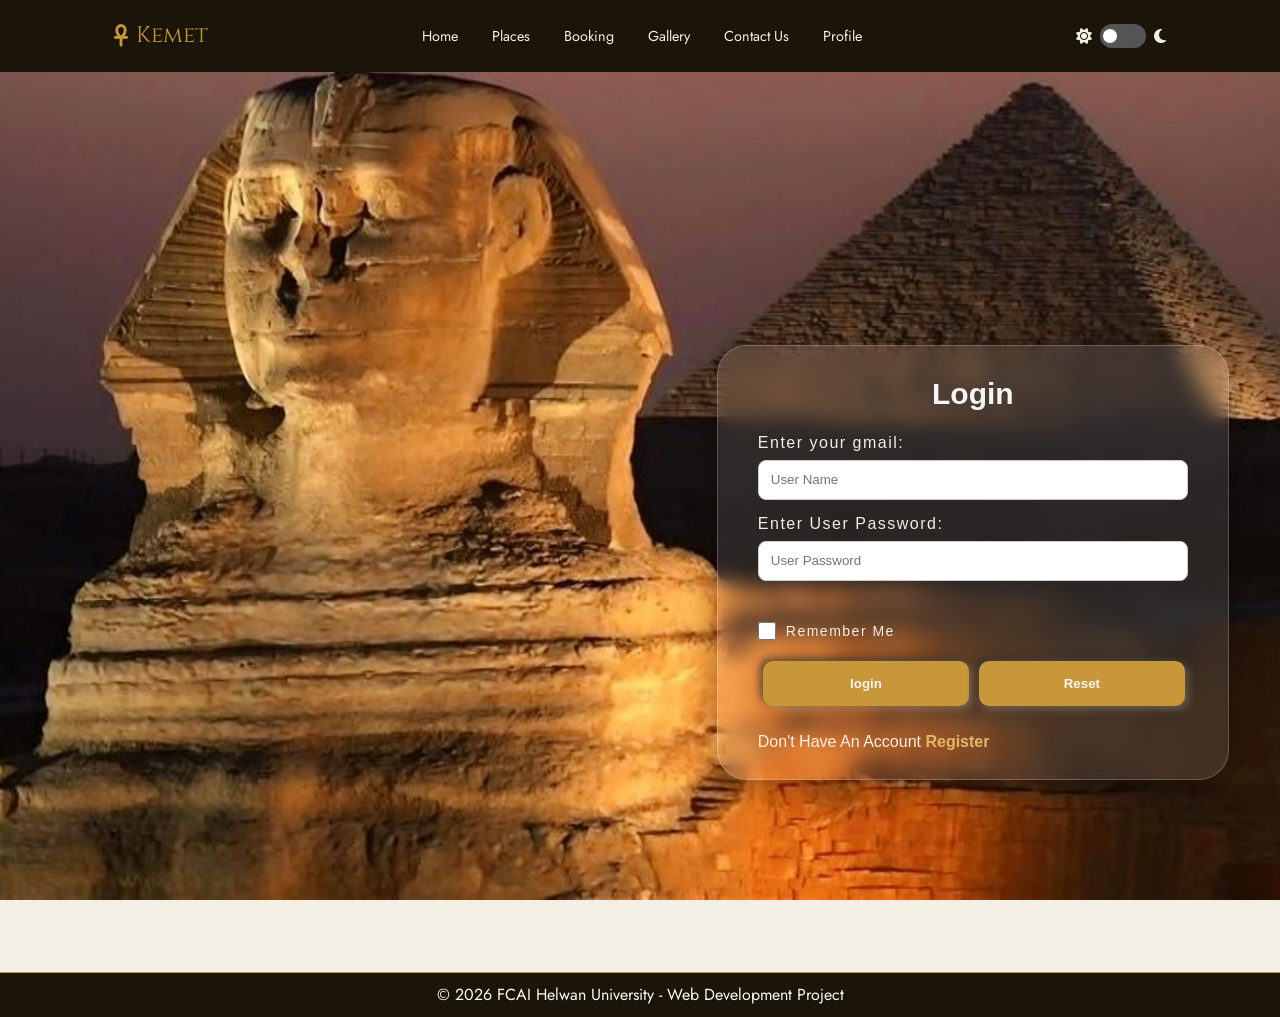
<file: index.html>
<!DOCTYPE html>
<html lang="en">
<head>
    <link rel="stylesheet" href="https://cdnjs.cloudflare.com/ajax/libs/font-awesome/6.5.0/css/all.min.css"/>
  <link href="https://fonts.googleapis.com/css2?family=Cinzel:wght@400;600;700&family=Cormorant+Garamond:ital,wght@0,300;0,400;0,500;1,300;1,400&family=Jost:wght@300;400;500&display=swap" rel="stylesheet"/>
  <link rel="stylesheet" href="./css/profile.css" />
    <meta charset="UTF-8" />
    <meta name="viewport" content="width=device-width, initial-scale=1.0" />
    <title>Log In</title>
<link rel="stylesheet" href="./css/sign-in.css">
</head>
<body>
    <header>
    <nav class="container profile-nav-inner">
      <div class="profile-nav-brand">
        <i class="fa-solid fa-ankh" ></i>
        <span>Kemet</span>
      </div>

      <ul class="profile-nav-links">
        <li><a href="home.html">Home</a></li>
        <li><a href="places.html">Places</a></li>
        <li><a href="booking.html">Booking</a></li>
        <li><a href="gallery.html">Gallery</a></li>
        <li><a href="contact.html">Contact Us</a></li>
        <li><a href="profile.html">Profile</a></li>
      </ul>

      <div class="profile-theme-toggle-wrap">
        <i class="fa-solid fa-sun" ></i>
        <label class="profile-toggle-switch">
          <input type="checkbox" id="profile-theme-toggle" aria-label="Toggle dark mode" />
          <span class="profile-slider"></span>
        </label>
        <i class="fa-solid fa-moon"></i>
        
      </div>
    </nav>
  </header>
    <div class="login-form">
        <div class="twoPages">
            <div class="main">
                <h2>Login</h2>
                <form action="" method="post" id="loginForm">
                    <label for="userName">Enter your gmail:</label>
                    <br>
                    <input type="text" name="" id="userName" placeholder="User Name" required>
                    <br>
                    <label for="userPass">Enter User Password:</label>
                    <br>
                    <input type="password" name="" id="userPass" placeholder="User Password" required>
                    <p id="error-msg" ></p>
                    <div class="remember-me">
                        <input type="checkbox" id="remember">
                        <label for="remember">Remember Me</label>
                    </div>
                    <button class="btn" type="submit">login</button>
                    <button class="btn" type="reset">Reset</button> 
                </form>
                <br>
                <p class="account">Don't Have An Account <a href="sign-up.html">Register</a></p>
            </div>

        </div> 
    
    <script src="./js/sign-in.js"></script>
    <script src="./js/profile.js"></script>
    </div>
    <footer>
        <div class="footer-contentt">
            <p>&copy; 2026 FCAI Helwan University - Web Development Project</p>
        </div>
    </footer>
</body>

</html>
</file>
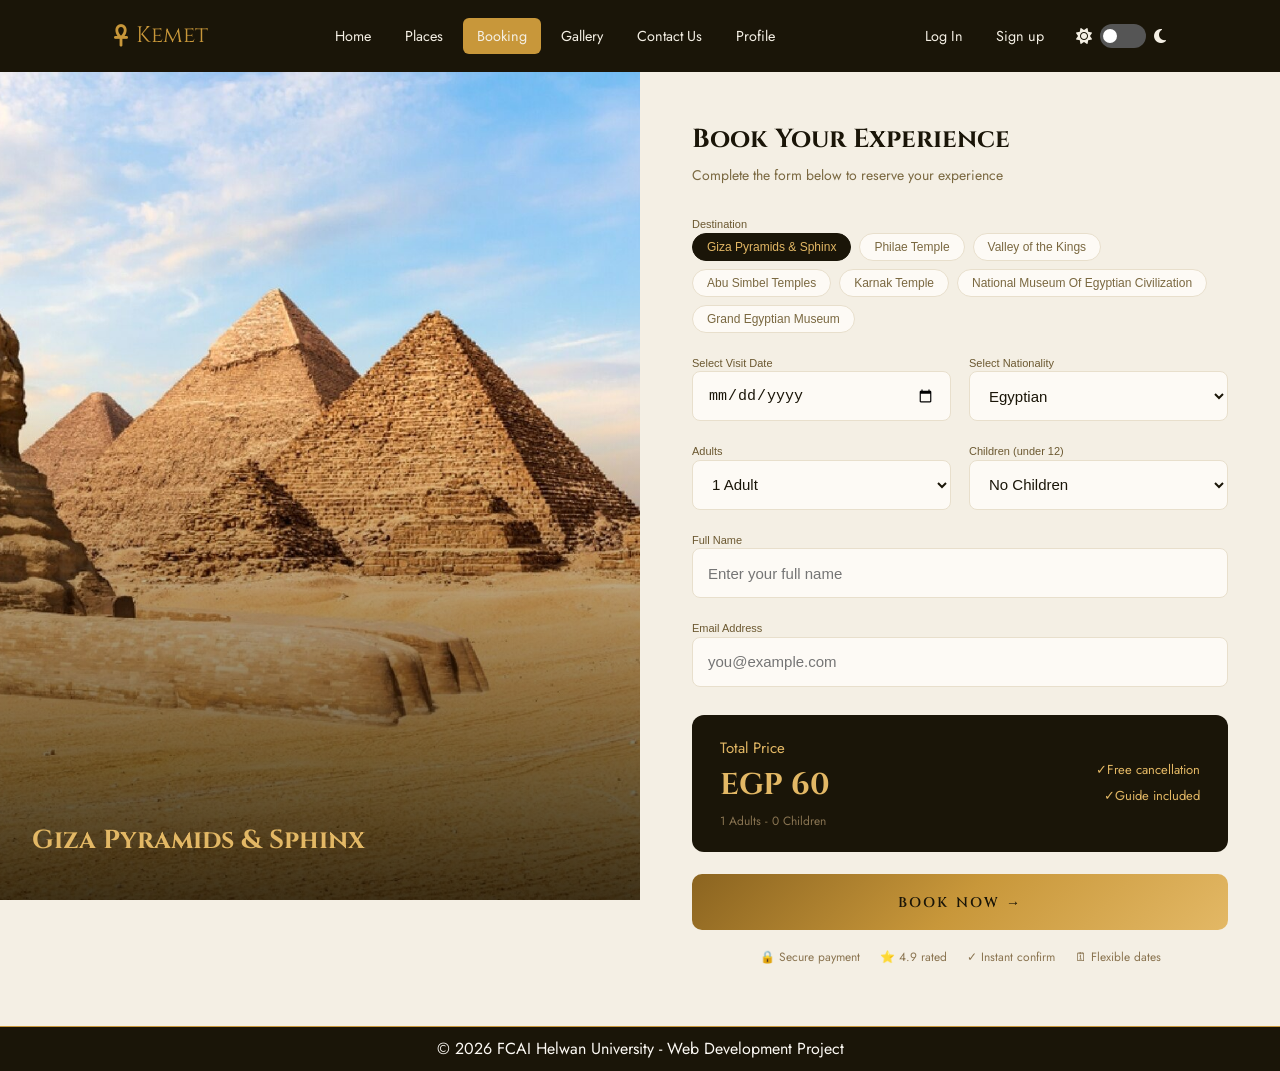
<file: booking.html>
<!DOCTYPE html>
<html lang="en">
<head>
<meta charset="UTF-8">
<meta name="viewport" content="width=device-width, initial-scale=1.0">
<title>Kemet - Booking</title>
<link href="https://fonts.googleapis.com/css2?family=Cinzel:wght@400;600;700&family=Jost:wght@300;400;500&display=swap" rel="stylesheet">
<link rel="stylesheet" href="./css/styleeee.css">
  <link rel="stylesheet" href="https://cdnjs.cloudflare.com/ajax/libs/font-awesome/6.5.0/css/all.min.css"/>
  <link rel="stylesheet" href="./css/profile.css" />
</head>
<body>

<header>
    <nav class="container profile-nav-inner">
      <div class="profile-nav-brand">
        <i class="fa-solid fa-ankh"></i>
        <span>Kemet</span>
      </div>

      <ul class="profile-nav-links">
        <li><a href="home.html">Home</a></li>
        <li><a href="places.html">Places</a></li>
        <li><a href="booking.html" class="active">Booking</a></li>
        <li><a href="gallery.html">Gallery</a></li>
        <li><a href="contact.html">Contact Us</a></li>
        <li><a href="profile.html" >Profile</a></li>
      </ul>
      <div class="profile-theme-toggle-wrap">
        <div class="signin">
      <a href="./index.html">Log In</a>
      <a href="./sign-up.html">Sign up</a>

    </div>
      <div class="profile-theme-toggle-wrap">

        <i class="fa-solid fa-sun"></i>
        <label class="profile-toggle-switch">
          <input type="checkbox" id="profile-theme-toggle" aria-label="Toggle dark mode" />
          <span class="profile-slider"></span>
        </label>
        <i class="fa-solid fa-moon"></i>
        
      </div>
    </nav>
  </header>

<div class="page">

  <div class="panel-left">
    <img class="destination-image" id="destImg" src="" alt="Destination">
    <div class="left-overlay"></div>
    <div class="rating-badge">⭐ 4.9 · Expert Guided</div>
    <div class="left-caption">
      <h2 id="captionTitle">Giza Pyramids &amp; Sphinx</h2>
    </div>
  </div>

  <div class="panel-right">
    <div class="form-header">
      <h1>Book Your Experience</h1>
      <p>Complete the form below to reserve your experience</p>
    </div>

    <div class="field">
      <label>Destination</label>
      <div class="dest-tabs" id="destTabs"></div>
    </div>

    <div class="field-row">
      <div class="field">
        <label>Select Visit Date</label>
        <input type="date" id="Date">
      </div>
      <div class="field">
        <label>Select Nationality</label>
          <select id="nationality" onchange="updatePage()">
            <option value="egyptian">Egyptian</option>
            <option value="arab">Arab</option>
            <option value="foreign">Foreign</option>
          </select>
      </div>
    </div>

    <div class="field-row">
      <div class="field">
        <label>Adults</label>
          <select id="adults" onchange="updatePage()">
            <option value="1">1 Adult</option>
            <option value="2">2 Adults</option>
            <option value="3">3 Adults</option>
            <option value="4">4 Adults</option>
            <option value="5">5 Adults</option>
            <option value="6">6 Adults</option>
            <option value="7">7 Adults</option>
            <option value="8">8 Adults</option>
          </select>
      </div>
      <div class="field">
        <label>Children (under 12)</label>
          <select id="children" onchange="updatePage()">
            <option value="0">No Children</option>
            <option value="1">1 Child</option>
            <option value="2">2 Children</option>
            <option value="3">3 Children</option>
            <option value="4">4 Children</option>
            <option value="5">5 Children</option>
          </select>
      </div>
    </div>

    <div class="field">
      <label>Full Name</label>
      <input type="text" id="fullName" placeholder="Enter your full name">
    </div>
    <div class="field">
      <label>Email Address</label>
      <input type="email" id="email" placeholder="you@example.com">
    </div>

    <div class="price-box">
      <div class="price-left">
        <div class="price-label">Total Price</div>
        <div class="price-value" id="totalPrice"></div>
        <div class="prinfo" id="prinfo"></div>
      </div>
      <div class="price-right">
        <div>✓Free cancellation</div>
        <div>✓Guide included</div>
      </div>
    </div>

    <button class="btn-book" onclick="handleBook()">BOOK NOW →</button>

    <div class="trust-bar">
      <span>🔒 Secure payment</span>
      <span>⭐ 4.9 rated</span>
      <span>✓ Instant confirm</span>
      <span>🗓 Flexible dates</span>
    </div>
  </div>
</div>

<div class="bookedM" id="bookedM">Booking Confirmed!</div>
<footer>
        <div class="footer-contentt">
            <p>&copy; 2026 FCAI Helwan University - Web Development Project</p>
        </div>
    </footer>
</body>
<script src="./js/script.js"></script>
<script src="./js/profile.js"></script>

</html>
</file>
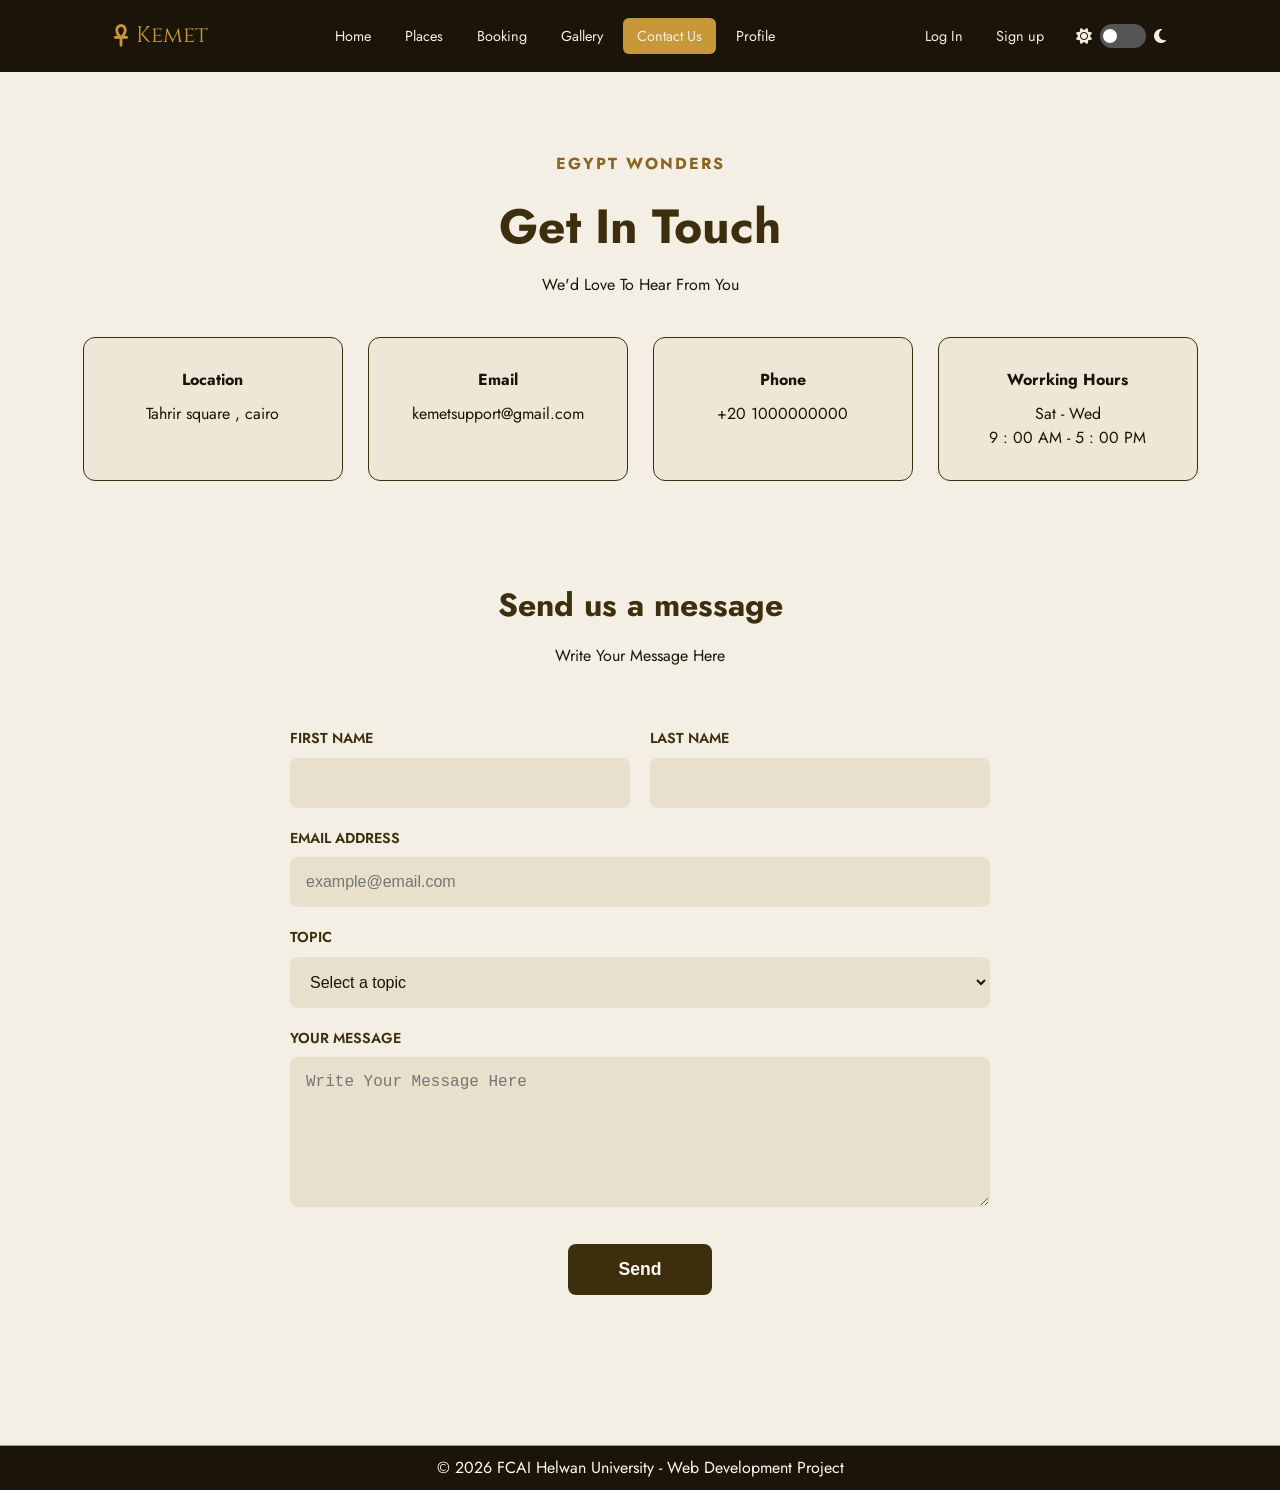
<file: contact.html>
<!DOCTYPE html>
<html lang="en" dir="ltr">
<head>
    <link rel="stylesheet" href="./css/contact.css">
    <meta charset="UTF-8">
    <meta name="viewport" content="width=device-width, initial-scale=1.0">
    <title>Kemet - Contact Us</title>
 <link rel="stylesheet" href="https://cdnjs.cloudflare.com/ajax/libs/font-awesome/6.5.0/css/all.min.css"/>
  <link href="https://fonts.googleapis.com/css2?family=Cinzel:wght@400;600;700&family=Cormorant+Garamond:ital,wght@0,300;0,400;0,500;1,300;1,400&family=Jost:wght@300;400;500&display=swap" rel="stylesheet"/>
  <link rel="stylesheet" href="./css/profile.css" />
</head>
<body>

<header>
    <nav class="container profile-nav-inner">
      <div class="profile-nav-brand">
        <i class="fa-solid fa-ankh"></i>
        <span>Kemet</span>
      </div>

      <ul class="profile-nav-links">
        <li><a href="home.html">Home</a></li>
        <li><a href="places.html">Places</a></li>
        <li><a href="booking.html">Booking</a></li>
        <li><a href="gallery.html">Gallery</a></li>
        <li><a href="contact.html" class="active">Contact Us</a></li>
        <li><a href="profile.html" >Profile</a></li>
      </ul>

      <div class="profile-theme-toggle-wrap">
        <div class="signin">
      <a href="./logIn.html">Log In</a>
      <a href="./sign-up.html">Sign up</a>

    </div>

      <div class="profile-theme-toggle-wrap">

        <i class="fa-solid fa-sun"></i>
        <label class="profile-toggle-switch">
          <input type="checkbox" id="profile-theme-toggle" aria-label="Toggle dark mode" />
          <span class="profile-slider"></span>
        </label>
        <i class="fa-solid fa-moon"></i>
        
      </div>
    </nav>
  </header>

    <div class="page">

        <section class="wel">
            <h4>Egypt Wonders</h4>
            <h1>Get In Touch</h1>
            <p>We'd Love To Hear From You</p>
        </section>

        <div>
            <div class="contact-boxes">
                <div class="box">
                    <h4>Location </h4>
                    <p>Tahrir square , cairo</p>
                </div>
                <div class="box">
                    <h4>Email </h4>
                    <p>kemetsupport@gmail.com</p>
                </div>
                <div class="box">
                    <h4>Phone </h4>
                    <p>+20 1000000000</p>
                </div>
                <div class="box">
                    <h4>Worrking Hours</h4>
                    <p>Sat - Wed</p>
                    <p>9 : 00 AM - 5 : 00 PM</p>
                </div>
            </div>

            <section class="message-section">
                <h2>Send us a message</h2>
                <p>Write Your Message Here</p>
                <form class="contact-form">
                    <div class="name-row">
                        <div>
                            <label>FIRST NAME</label>
                            <input type="text" placeholder="">
                        </div>
                        <div>
                            <label>LAST NAME</label>
                            <input type="text" placeholder="">
                        </div>
                    </div>

                    <label>EMAIL ADDRESS</label>
                    <input type="email" placeholder="example@email.com">

                    <label>TOPIC</label>
                    <select id="select">
                        <option value="">Select a topic</option>
                        <option value="Booking">Booking</option>
                        <option value="Information">Information</option>
                        <option value="Complaint">Complaint</option>
                    </select>

                    <label>YOUR MESSAGE</label>
                    <textarea placeholder="Write Your Message Here"></textarea>

                    <button type="submit">Send</button>
                </form>
            </section>
        </div>
        <script src="./js/contact.js"></script>
    <script src="./js/profile.js"></script>
    </div>
    <footer>
        <div class="footer-contentt">
            <p>&copy; 2026 FCAI Helwan University - Web Development Project</p>
        </div>
    </footer>
</body>

</html>
</file>
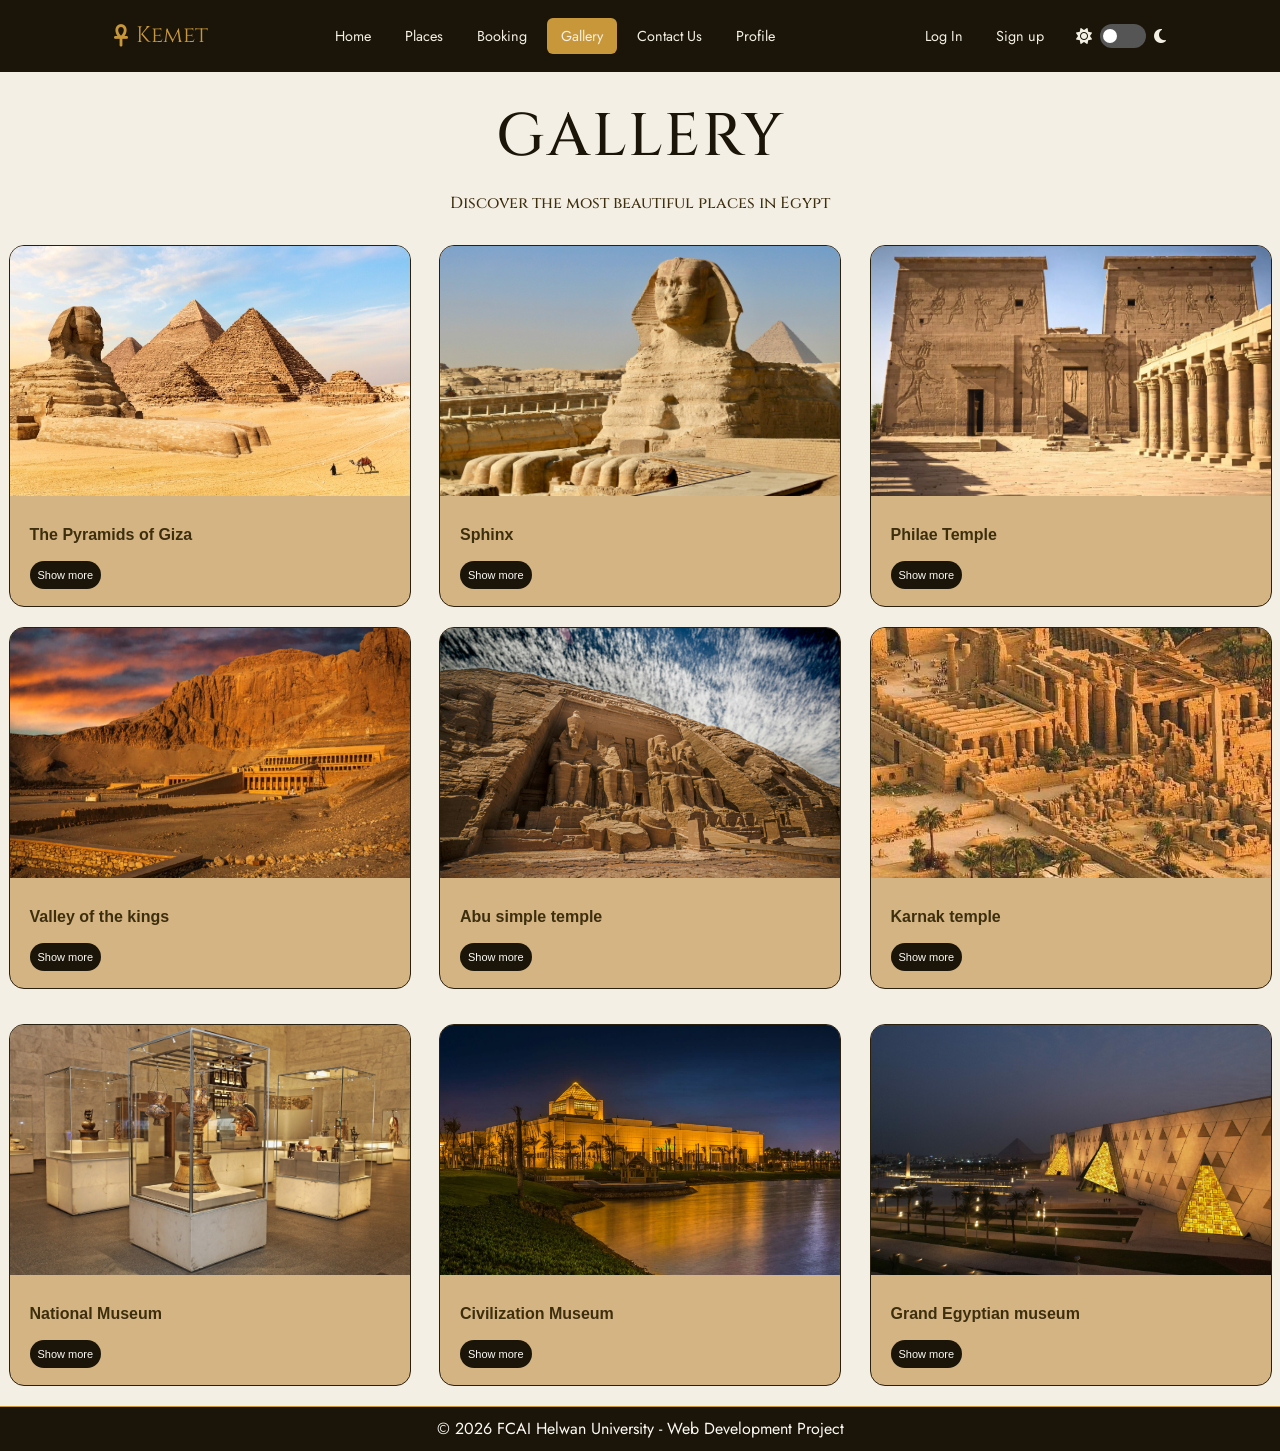
<file: gallery.html>
<!DOCTYPE html>
<html lang="en">

<head>
    <meta charset="UTF-8">
    <meta name="viewport" content="width=device-width, initial-scale=1.0">
    <title>Kemet - Gallery</title>
    <link rel="stylesheet" href="./css/gallerystyle.css">  
  <link rel="stylesheet" href="https://cdnjs.cloudflare.com/ajax/libs/font-awesome/6.5.0/css/all.min.css"/>
  <link href="https://fonts.googleapis.com/css2?family=Cinzel:wght@400;600;700&family=Cormorant+Garamond:ital,wght@0,300;0,400;0,500;1,300;1,400&family=Jost:wght@300;400;500&display=swap" rel="stylesheet"/>
  <link rel="stylesheet" href="css/profile.css" />
</head>

<body>
    <header>
    <nav class="container profile-nav-inner">
      <div class="profile-nav-brand">
        <i class="fa-solid fa-ankh"></i>
        <span>Kemet</span>
      </div>

      <ul class="profile-nav-links">
        <li><a href="home.html">Home</a></li>
        <li><a href="places.html">Places</a></li>
        <li><a href="booking.html" >Booking</a></li>
        <li><a href="gallery.html" class="active">Gallery</a></li>
        <li><a href="contact.html">Contact Us</a></li>
        <li><a href="profile.html" >Profile</a></li>
      </ul>

      <div class="profile-theme-toggle-wrap">
        <div class="signin">
      <a href="./index.html">Log In</a>
      <a href="./sign-up.html">Sign up</a>

    </div>

      <div class="profile-theme-toggle-wrap">

        <i class="fa-solid fa-sun"></i>
        <label class="profile-toggle-switch">
          <input type="checkbox" id="profile-theme-toggle" aria-label="Toggle dark mode" />
          <span class="profile-slider"></span>
        </label>
        <i class="fa-solid fa-moon"></i>
        
      </div>
    </nav>
  </header>
    <main class="parent">
       <div class="intro-gall">
         <h1> GALLERY </h1>
        <p> Discover the most beautiful places in Egypt </p>
       </div>
        <section id="one">
            <div class="one mo">

                <div class="image">
                    <img src="./img/pyramids-of-giza.jpg.jpeg">
                </div>
                <div class="content">
                    <p class="p">The Pyramids of Giza</p>
                    <a class="a" target="_blank"href="https://images.search.yahoo.com/search/images;_ylt=AwrFDY2Rt_ZpTgIA0dpXNyoA;_ylu=Y29sbwNiZjEEcG9zAzEEdnRpZAMEc2VjA3BpdnM-?p=pyramids+of+giza+images&fr2=piv-web&type=E210US885G0&fr=mcafee" class="btn">Show more</a>
                </div>

            </div>

            <div class="two mo">

                <div class="image">
                    <img src="./img//Sphinx.jpg">
                </div>
                <div class="content">
                    <p class="p"> Sphinx</p>
                    <a class="a" target="_blank" href="https://images.search.yahoo.com/search/images;_ylt=AwrNPUcluPZp0w8AGnmJzbkF;_ylc=[base64]?p=sphinx+images+&fr=mcafee&fr2=sb-top">Show more</a>
                </div>

            </div>

            <div class="three mo">

                <div class="image">
                    <img src="./img/Temple-of-philae-130 (1).webp">
                </div>
                <div class="content">
                    <p class="p"> Philae Temple </p>
                    <a class="a" target="_blank"
                        href="https://images.search.yahoo.com/search/images;_ylt=AwrNOmOauPZpMAIAcW1XNyoA;_ylu=Y29sbwNiZjEEcG9zAzEEdnRpZAMEc2VjA3BpdnM-?p=philae+temple+in+egypt+images&fr2=piv-web&type=E210US885G0&fr=mcafee">Show
                        more</a>
                </div>

            </div>
        </section>

        <section id="two">
            <div class="four mo">

                <div class="image">
                    <img src="./img/valley.jpg.jpeg">
                </div>
                <div class="content">
                    <p class="p">Valley of the kings</p>
                    <a class="a" target="_blank"
                        href="https://images.search.yahoo.com/search/images;_ylt=AwrErgiduPZpwy8AKaCJzbkF;_ylc=[base64]?p=valley+of+the+kings+images&fr=mcafee&fr2=sa-gp-search">Show
                        more</a>
                </div>

            </div>

            <div class="five mo">

                <div class="image">
                    <img src="./img/abu simple.jpg">
                </div>
                <div class="content">
                    <p class="p">Abu simple temple</p>
                    <a class="a" target="_blank"
                        href="https://images.search.yahoo.com/search/images;_ylt=Awrir4QBufZp4LADCs.JzbkF;_ylc=[base64]?p=Abu+simple+temple+images&fr=mcafee&fr2=sb-top">Show
                        more</a>
                </div>

            </div>

            <div class="six mo">

                <div class="image">
                    <img src="./img/karnak.jpg.jpeg">
                </div>
                <div class="content">
                    <p class="p">Karnak temple</p>
                    <a class="a" target="_blank"
                        href="https://images.search.yahoo.com/search/images;_ylt=AwrErghfufZpPsIBcheJzbkF;_ylc=[base64]?p=Karnak+temple+images&fr=mcafee&fr2=sb-top">Show
                        more</a>
                </div>

            </div>
        </section>


        <section id="three">
            <div class="seven mo">

                <div class="image">
                    <img src="./img/national meuseum.jpg (1).jpeg">
                </div>
                <div class="content">
                    <p class="p">National Museum </p>
                    <a class="a" target="_blank"
                        href="https://images.search.yahoo.com/search/images;_ylt=AwrhWN1vvPZpfwIAEQBXNyoA;_ylu=Y29sbwNiZjEEcG9zAzEEdnRpZAMEc2VjA3BpdnM-?p=National+museum+images&fr2=piv-web&type=E210US885G0&fr=mcafee">Show
                        more</a>
                </div>

            </div>

            <div class="eight mo">

                <div class="image">
                    <img src="./img/Wonderful-pictures-of-the-Museum-of-Civilization-at-night-from-the-outside.jpg (1).jpeg">
                </div>
                <div class="content">
                    <p class="p"> Civilization Museum</p>
                    <a class="a" target="_blank"
                        href="./https://images.search.yahoo.com/search/images;_ylt=AwrErgg4uvZpwy8AUsOJzbkF;_ylc=[base64]?p=Civilization+museum+images&fr=mcafee&fr2=sb-top">Show
                        more</a>
                </div>

            </div>

            <div class="nine mo">

                <div class="image">
                    <img src="./img/garnd egypt museum.jpg (1).jpeg">
                </div>
                <div class="content">
                    <p class="p">Grand Egyptian museum</p>
                    <a class="a" target="_blank"
                        href="https://images.search.yahoo.com/search/images;_ylt=AwrErZ04uvZpNNoCsTaJzbkF;_ylc=[base64]?p=grand+egyptian+museum+images&fr=mcafee&fr2=p%3As%2Cv%3Ai%2Cm%3Asa%2Csa_mk%3A7&mkr=7">Show
                        more</a>
                </div>

            </div>
        </section>

    </main>

    <script src="./js/gallery.js"></script>
    <script src="./js/profile.js"></script>

<footer>
        <div class="footer-contentt">
            <p>&copy; 2026 FCAI Helwan University - Web Development Project</p>
        </div>
    </footer>


</body>

</html>
</file>
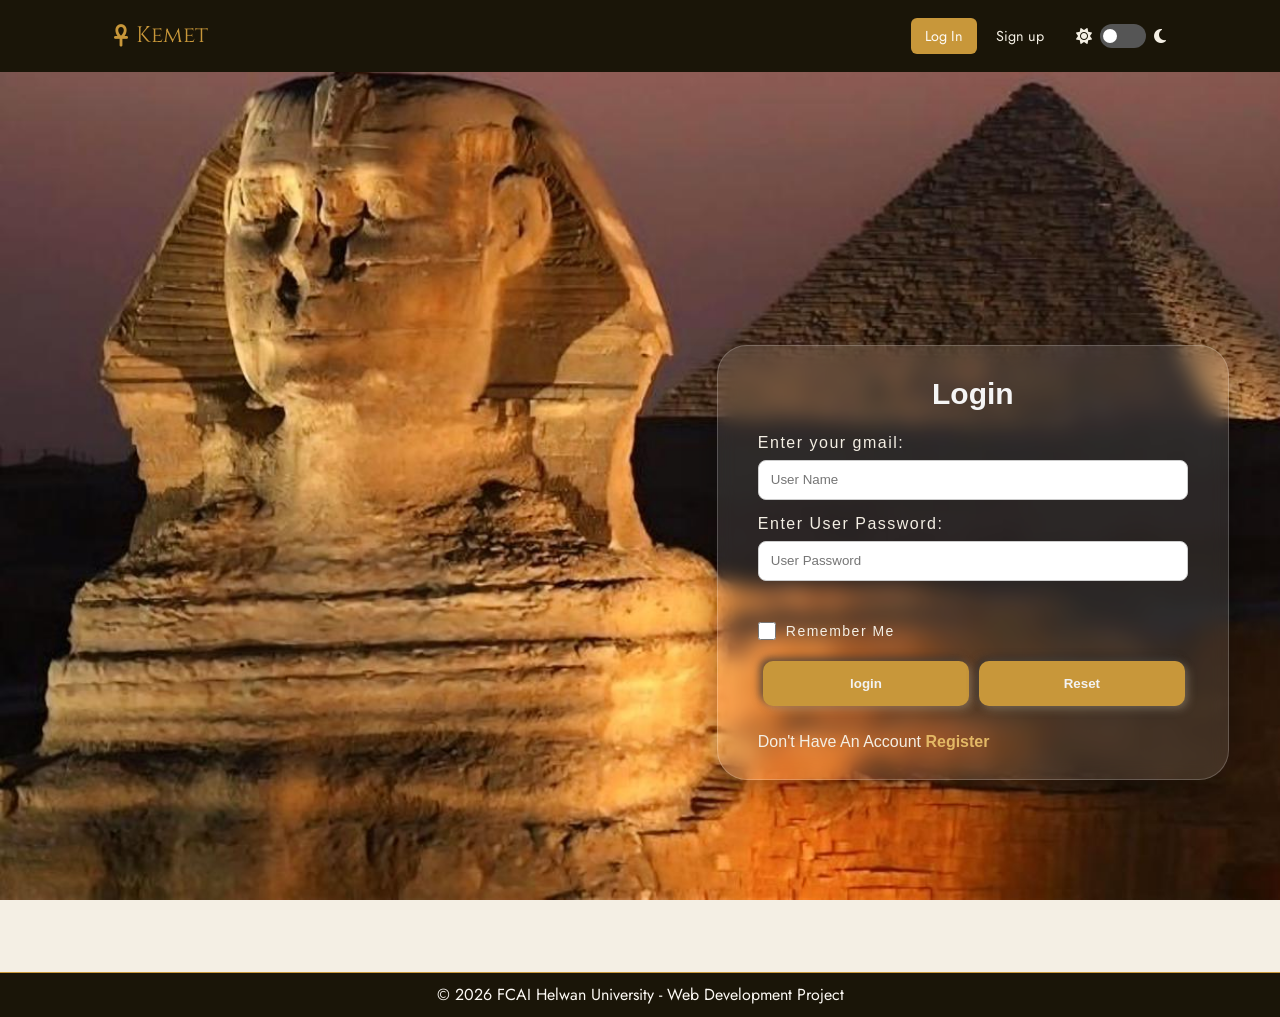
<file: logIn.html>
<!DOCTYPE html>
<html lang="en">
<head>
    <link rel="stylesheet" href="https://cdnjs.cloudflare.com/ajax/libs/font-awesome/6.5.0/css/all.min.css"/>
  <link href="https://fonts.googleapis.com/css2?family=Cinzel:wght@400;600;700&family=Cormorant+Garamond:ital,wght@0,300;0,400;0,500;1,300;1,400&family=Jost:wght@300;400;500&display=swap" rel="stylesheet"/>
  <link rel="stylesheet" href="./css/profile.css" />
    <meta charset="UTF-8" />
    <meta name="viewport" content="width=device-width, initial-scale=1.0" />
    <title>Log In</title>
<link rel="stylesheet" href="./css/sign-in.css">
</head>
<body>
    <header>
    <nav class="container profile-nav-inner">
      <div class="profile-nav-brand">
        <i class="fa-solid fa-ankh" ></i>
        <span>Kemet</span>
      </div>

      <div class="profile-theme-toggle-wrap">
        <div class="signin">
      <a href="./logIn.html" class="active">Log In</a>
      <a href="./sign-up.html">Sign up</a>

    </div>
        <i class="fa-solid fa-sun" ></i>
        <label class="profile-toggle-switch">
          <input type="checkbox" id="profile-theme-toggle" aria-label="Toggle dark mode" />
          <span class="profile-slider"></span>
        </label>
        <i class="fa-solid fa-moon"></i>
        
      </div>
    </nav>
  </header>
    <div class="login-form">
        <div class="twoPages">
            <div class="main">
                <h2>Login</h2>
                <form action="" method="post" id="loginForm">
                    <label for="userName">Enter your gmail:</label>
                    <br>
                    <input type="text" name="" id="userName" placeholder="User Name" required>
                    <br>
                    <label for="userPass">Enter User Password:</label>
                    <br>
                    <input type="password" name="" id="userPass" placeholder="User Password" required>
                    <p id="error-msg" ></p>
                    <div class="remember-me">
                        <input type="checkbox" id="remember">
                        <label for="remember">Remember Me</label>
                    </div>
                    <button class="btn" type="submit">login</button>
                    <button class="btn" type="reset">Reset</button> 
                </form>
                <br>
                <p class="account">Don't Have An Account <a href="sign-up.html">Register</a></p>
            </div>

        </div> 
    
    <script src="./js/sign-in.js"></script>
    <script src="./js/profile.js"></script>
    </div>
    <footer>
        <div class="footer-contentt">
            <p>&copy; 2026 FCAI Helwan University - Web Development Project</p>
        </div>
    </footer>
</body>

</html>
</file>
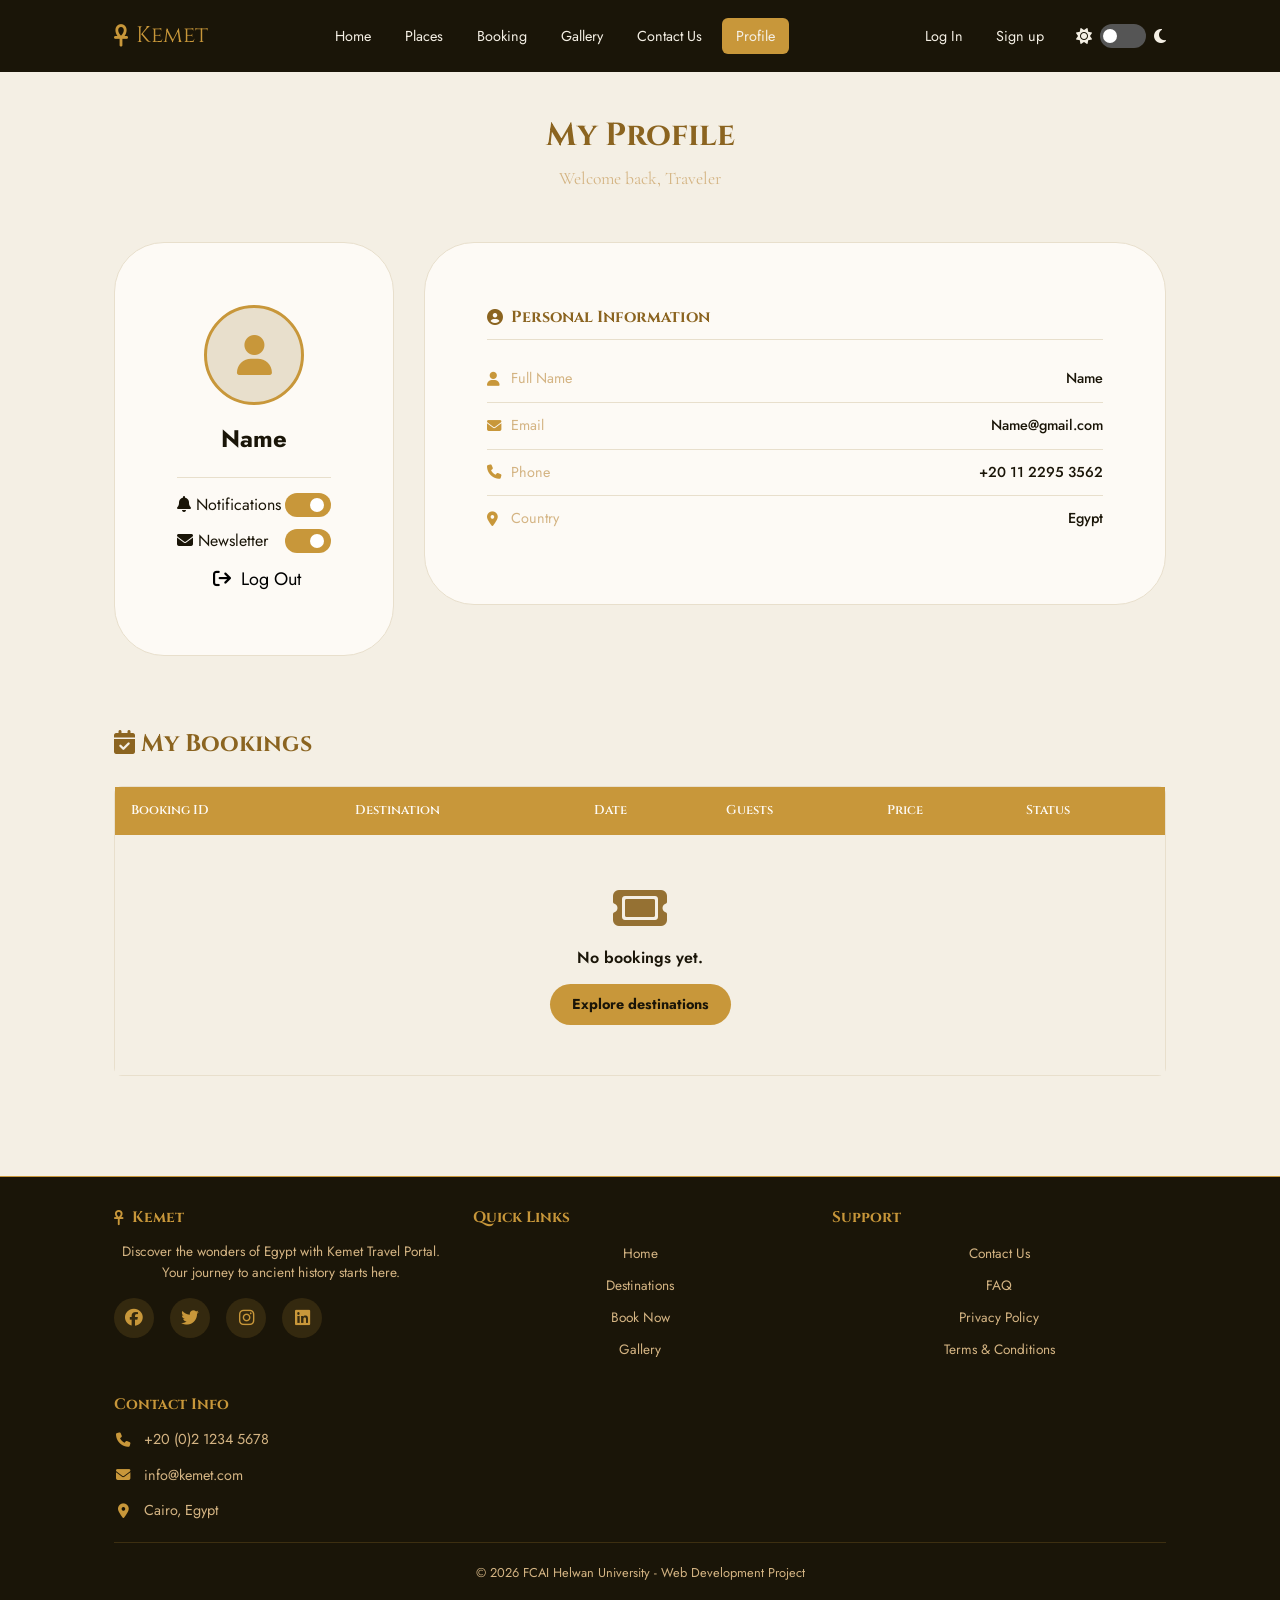
<file: profile.html>
<!DOCTYPE html>
<html>
<head>
  <title>Kemet - Profile</title>

  <link rel="stylesheet" href="https://cdnjs.cloudflare.com/ajax/libs/font-awesome/6.5.0/css/all.min.css"/>
  <link href="https://fonts.googleapis.com/css2?family=Cinzel:wght@400;600;700&family=Cormorant+Garamond:ital,wght@0,300;0,400;0,500;1,300;1,400&family=Jost:wght@300;400;500&display=swap" rel="stylesheet"/>
  <link rel="stylesheet" href="./css/profile.css" />
</head>

<body>

  <header>
    <nav class="container profile-nav-inner">

      <div class="profile-nav-brand">
        <i class="fa-solid fa-ankh"></i>
        <span>Kemet</span>
      </div>

      <ul class="profile-nav-links">
        <li><a href="home.html">Home</a></li>
        <li><a href="places.html">Places</a></li>
        <li><a href="booking.html">Booking</a></li>
        <li><a href="gallery.html">Gallery</a></li>
        <li><a href="contact.html">Contact Us</a></li>
        <li><a href="profile.html" class="active">Profile</a></li>
      </ul>

        <div class="profile-theme-toggle-wrap">
        <div class="signin">
      <a href="./index.html">Log In</a>
      <a href="./sign-up.html">Sign up</a>

    </div>

      <div class="profile-theme-toggle-wrap">

        <i class="fa-solid fa-sun"></i>
        <label class="profile-toggle-switch">
          <input type="checkbox" id="profile-theme-toggle">
          <span class="profile-slider"></span>
        </label>
        <i class="fa-solid fa-moon"></i>
      </div>

    </nav>
  </header>

  <main id="profile-main-content">

    <section class="profile-page-title">
      <div class="container">
        <h1>My Profile</h1>
        <p>Welcome back, <span id="profile-welcome-name">Traveler</span></p>
      </div>
    </section>

    <section class="profile-section">
      <div class="container">
        <div class="profile-grid">

          <aside class="profile-card">
            <div class="profile-avatar">
              <i class="fa-solid fa-user"></i>
            </div>
            <h2 id="profile-card-name">Name</h2>

            <div class="profile-card-toggles">
              <div class="profile-toggle-item">
                <span><i class="fa-solid fa-bell"></i> Notifications </span>
                <label class="profile-toggle-switch">
                  <input type="checkbox" id="profile-notif-toggle" checked />
                  <span class="profile-slider"></span>
                </label>
              </div>
              <div class="profile-toggle-item">
                <span><i class="fa-solid fa-envelope"></i> Newsletter </span>
                <label class="profile-toggle-switch">
                  <input type="checkbox" id="profile-news-toggle" checked />
                  <span class="profile-slider"></span>
                </label>
              </div>
            </div>
            <div class="sign-out">
                    <a href="#" id="sign-out-btn"><i class="fa-solid fa-arrow-right-from-bracket"></i> Log Out</a>
                  </div>
          </aside>

          <div class="profile-info">
            <article class="profile-info-box" id="profile-info-display">
              <h3 id="profile-info-heading"><i class="fa-solid fa-circle-user"></i> Personal Information</h3>
              
              <div class="profile-info-row">
                <span class="profile-info-label"><i class="fa-solid fa-user"></i> Full Name</span>
                <span class="profile-info-value" id="profile-info-name">Name</span>
              </div>
              <div class="profile-info-row">
                <span class="profile-info-label"><i class="fa-solid fa-envelope"></i> Email</span>
                <span class="profile-info-value" id="profile-info-email">Name@gmail.com</span>
              </div>
              <div class="profile-info-row">
                <span class="profile-info-label"><i class="fa-solid fa-phone"></i> Phone</span>
                <span class="profile-info-value" id="profile-info-phone">+20 11 2295 3562</span>
              </div>
              <div class="profile-info-row">
                <span class="profile-info-label"><i class="fa-solid fa-location-dot"></i> Country</span>
                <span class="profile-info-value" id="profile-info-country">Egypt</span>
              </div>
            </article>

            <br>

          </div>

        </div>
      </div>
    </section>

    <section class="profile-bookings-section">
      <div class="container">
        <h2><i class="fa-solid fa-calendar-check"></i> My Bookings</h2>
        <div class="profile-table-wrapper">
          <table>
            <thead>
              <tr>
                <th>Booking ID</th>
                <th>Destination</th>
                <th>Date</th>
                <th>Guests</th>
                <th>Price</th>
                <th>Status</th>
              </tr>
            </thead>
            <tbody id="profile-bookings-body">
              <tr id="profile-no-bookings-row">
                <td colspan="6" class="profile-no-bookings">
                  <div class="profile-nobookcent">
                    <i class="fa-solid fa-ticket"></i>
                    <p>No bookings yet.</p>
                    <a href="places.html">Explore destinations</a>
                  </div>
                </td>
              </tr>
            </tbody>
          </table>
        </div>
      </div>
    </section>
  </main>

  <footer class="profile-main-footer">
    <div class="container">
      <div class="profile-footer-content">
        <div class="profile-footer-section">
          <h4><i class="fa-solid fa-ankh"></i> Kemet</h4>
          <p>Discover the wonders of Egypt with Kemet Travel Portal. Your journey to ancient history starts here.</p>
          <div class="profile-social-links">
            <a href="#" title="Facebook"><i class="fa-brands fa-facebook"></i></a>
            <a href="#" title="Twitter"><i class="fa-brands fa-twitter"></i></a>
            <a href="#" title="Instagram"><i class="fa-brands fa-instagram"></i></a>
            <a href="#" title="LinkedIn"><i class="fa-brands fa-linkedin"></i></a>
          </div>
        </div>

        <div class="profile-footer-section">
          <h4>Quick Links</h4>
          <ul>
            <li><a href="index.html">Home</a></li>
            <li><a href="places.html">Destinations</a></li>
            <li><a href="booking.html">Book Now</a></li>
            <li><a href="gallery.html">Gallery</a></li>
          </ul>
        </div>

        <div class="profile-footer-section">
          <h4>Support</h4>
          <ul>
            <li><a href="contact.html">Contact Us</a></li>
            <li><a href="#">FAQ</a></li>
            <li><a href="#">Privacy Policy</a></li>
            <li><a href="#">Terms & Conditions</a></li>
          </ul>
        </div>

        <div class="profile-footer-section">
          <h4>Contact Info</h4>
          <div class="profile-contact-info">
            <div class="profile-info-item">
              <i class="fa-solid fa-phone"></i>
              <span>+20 (0)2 1234 5678</span>
            </div>
            <div class="profile-info-item">
              <i class="fa-solid fa-envelope"></i>
              <span>info@kemet.com</span>
            </div>
            <div class="profile-info-item">
              <i class="fa-solid fa-location-dot"></i>
              <span>Cairo, Egypt</span>
            </div>
          </div>
        </div>
      </div>

      <div class="profile-footer-divider"></div>
      
      <div class="profile-footer-bottom">
            <p>&copy; 2026 FCAI Helwan University - Web Development Project</p>
      </div>
    </div>
  </footer>
    <script src="./js/profile.js"></script>
</body>
</html>
</file>
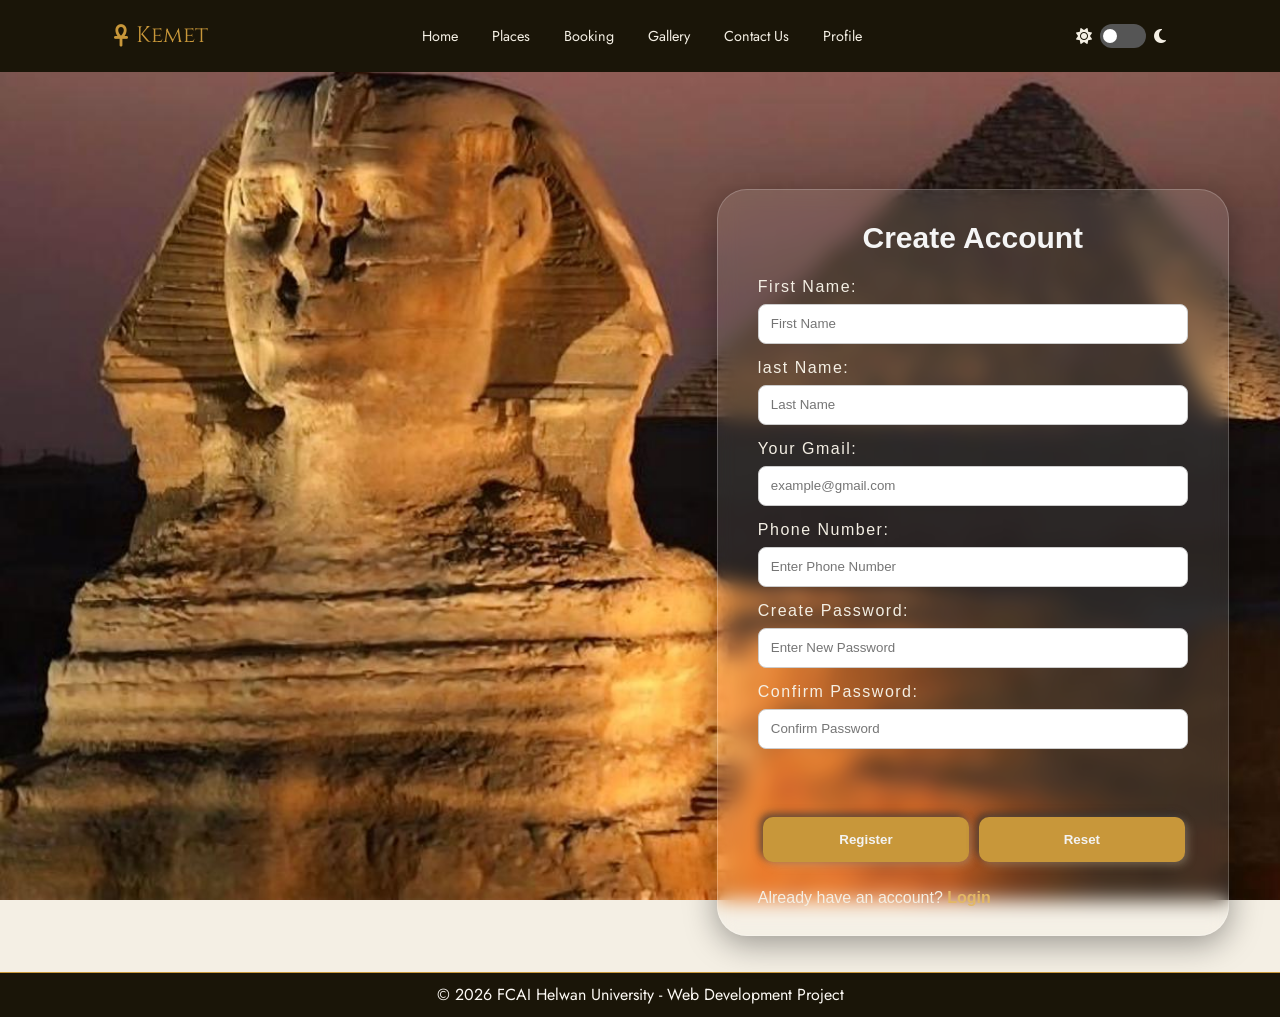
<file: sign-up.html>
<!DOCTYPE html>
<html lang="en">

<head>
    <link rel="stylesheet" href="https://cdnjs.cloudflare.com/ajax/libs/font-awesome/6.5.0/css/all.min.css"/>
    <link href="https://fonts.googleapis.com/css2?family=Cinzel:wght@400;600;700&family=Cormorant+Garamond:ital,wght@0,300;0,400;0,500;1,300;1,400&family=Jost:wght@300;400;500&display=swap" rel="stylesheet"/>
    <link rel="stylesheet" href="./css/profile.css" />
    <meta charset="UTF-8" />
    <meta name="viewport" content="width=device-width, initial-scale=1.0" />
    <title>Sign Up</title>
    <link rel="stylesheet" href="./css/sign-in.css">
</head>

<body>
    <header>
    <nav class="container profile-nav-inner">
      <div class="profile-nav-brand">
        <i class="fa-solid fa-ankh" ></i>
        <span>Kemet</span>
      </div>

      <ul class="profile-nav-links">
        <li><a href="home.html">Home</a></li>
        <li><a href="places.html">Places</a></li>
        <li><a href="booking.html">Booking</a></li>
        <li><a href="gallery.html">Gallery</a></li>
        <li><a href="contact.html">Contact Us</a></li>
        <li><a href="profile.html">Profile</a></li>
      </ul>

      <div class="profile-theme-toggle-wrap">
        <i class="fa-solid fa-sun" ></i>
        <label class="profile-toggle-switch">
          <input type="checkbox" id="profile-theme-toggle" aria-label="Toggle dark mode" />
          <span class="profile-slider"></span>
        </label>
        <i class="fa-solid fa-moon" ></i>
        
      </div>
    </nav>
  </header>
    <div class="login-form">
        <div class="twoPages">
            <div class="main">
                <h2>Create Account</h2>
                <form action="./index.html" method="post" id="signupForm" novalidate >
                    <label for="user-name">First Name:</label>
                    <br>
                    <input type="text" id="user-name" name="" placeholder="First Name" required>
                    <br>
                    <label for="last-name">last Name:</label>
                    <br>
                    <input type="text" name="" id="last-name" placeholder="Last Name" required>
                    <br>
                    <label for="user-email">Your Gmail:</label>
                    <br>
                    <input type="email" id="user-email" name="email" placeholder="example@gmail.com">
                    <br>
                    <label for="phone">Phone Number:</label>
                    <br>
                    <input type="tel" id="phone" name="phone" placeholder="Enter Phone Number">
                    <br>
                    <label for="newPass">Create Password:</label>
                    <br>
                    <input type="password" name="" id="newPass" placeholder="Enter New Password" required>
                    <br>
                    <label for="confPass">Confirm Password:</label>
                    <br>
                    <input type="password" name="" id="confPass" placeholder="Confirm Password" required>
                    <br>
                    <p id="error-msg"></p>
                    <br>
                    <button class="btn" type="submit">Register</button>
                    <button class="btn" type="reset">Reset</button>
                </form>
                <br>
                <p class="account">Already have an account? <a href="index.html">Login</a></p>
            </div>

        </div>

    </div>
    <script src="./js/sign-in.js"></script>
    <script src="./js/profile.js"></script>
    <footer>
        <div class="footer-contentt">
            <p>&copy; 2026 FCAI Helwan University - Web Development Project</p>
        </div>
    </footer>
</body>

</html>
</file>
<file: css/profile.css>
:root {
  --gold: #C8973A;
  --gold-light: #E3B865;
  --gold-dark: #8B6420;
  --cream: #F4EFE4;
  --cream-dark: #E8DFCC;
  --brown-dark: #1a1508;
  --brown-light: #3D2E0E;
  --sand: #D4B483;
  --white: #FDFAF5;
}

body.dark-theme {
  --cream: #1a1508;
  --cream-dark: #231d0a;
  --white: #2a2010;
  --brown-dark: #F4EFE4;
  --brown-light: #E8DFCC;
}

* { margin: 0; padding: 0; box-sizing: border-box; }

body {
  font-family: 'Jost', sans-serif;
  background-color: var(--cream);
  color: var(--brown-dark);
  transition: background-color 0.3s, color 0.3s;
  line-height: 1.5;
}
.signin a{
  color: var(--cream);
  font-size: 0.9rem;
  padding: 8px 14px;
  border-radius: 6px;
  transition: background 0.3s ease, color 0.3s ease;
  text-decoration: none;
}
.signin a:hover{
  background: var(--gold); color: var(--white); 
}
header .active{
  background: var(--gold); color: var(--white); 
}
.signin{
  margin: 0 10px;
}
.container { max-width: 1100px; margin: 0 auto; padding: 0 24px; }

header {
  background-color: var(--brown-dark);
  height: 72px;
  display: flex;
  align-items: center;
  position: sticky;
  top: 0;
  z-index: 100;
}

.profile-nav-inner { display: flex; width: 100%; justify-content: space-between; align-items: center; }

.profile-nav-brand {
  font-family: 'Cinzel', serif;
  font-size: 1.4rem;
  color: var(--gold);
  display: flex;
  align-items: center;
  gap: 8px;
}

.profile-nav-links { display: flex; gap: 6px; list-style: none; margin: 0; padding: 0; }

.profile-nav-links a {
  color: var(--cream);
  font-size: 0.9rem;
  padding: 8px 14px;
  border-radius: 6px;
  transition: background 0.3s ease, color 0.3s ease;
  text-decoration: none;
}

.profile-nav-links a:hover,
.profile-nav-links a:focus { background: var(--gold); color: var(--white); }

.profile-theme-toggle-wrap { display: flex; align-items: center; gap: 8px; color: var(--cream); }

.profile-toggle-switch { position: relative; width: 46px; height: 24px; cursor: pointer; }
.profile-toggle-switch input { display: none; }

.profile-slider { position: absolute; inset: 0; background: #555; border-radius: 24px; transition: 0.3s; }

.profile-slider::before {
  content: '';
  position: absolute;
  width: 14px;
  height: 14px;
  left: 3px;
  top: 5px;
  background: white;
  border-radius: 50%;
  transition: 0.3s;
}

.profile-toggle-switch input:checked + .profile-slider { background: var(--gold); }
.profile-toggle-switch input:checked + .profile-slider::before { transform: translateX(22px); }

.profile-page-title { padding: 40px 0 20px; text-align: center; }

.profile-page-title h1 { font-family: 'Cinzel', serif; font-size: 2rem; color: var(--gold-dark); margin-bottom: 6px; }
.profile-page-title p { font-family: 'Cormorant Garamond', serif; font-size: 1.1rem; color: var(--sand); }

.profile-section { padding: 30px 0; }

.profile-grid { display: grid; grid-template-columns: 280px 1fr; gap: 30px; align-items: start; }

.profile-card, .profile-info-box {
  background: var(--white);
  border: 1px solid var(--cream-dark);
  border-radius: 50px;
  padding: 62px;
}

.profile-card { text-align: center; }

.profile-avatar {
  width: 100px;
  height: 100px;
  border-radius: 50%;
  background: var(--cream-dark);
  margin: 0 auto 16px;
  display: flex;
  align-items: center;
  justify-content: center;
  font-size: 2.5rem;
  color: var(--gold);
  border: 3px solid var(--gold);
}


.profile-info-box h3 {
  font-family: 'Cinzel', serif;
  font-size: 1rem;
  color: var(--gold-dark);
  margin-bottom: 16px;
  display: flex;
  align-items: center;
  gap: 8px;
  border-bottom: 1px solid var(--cream-dark);
  padding-bottom: 10px;
}

.profile-info-row {
  display: flex;
  justify-content: space-between;
  padding: 12px 0;
  border-bottom: 1px solid var(--cream-dark);
  font-size: 0.9rem;
}

.profile-info-row:last-child { border-bottom: none; }

.profile-info-label { color: var(--sand); display: flex; align-items: center; gap: 8px; }
.profile-info-label i { color: var(--gold); width: 16px; }
.profile-info-value { font-weight: 500; }

.profile-toggle-item { display: flex; justify-content: space-between; align-items: center; margin-bottom: 12px; }
.profile-card-toggles { margin-top: 20px; border-top: 1px solid var(--cream-dark); padding-top: 15px; }

.profile-bookings-section { padding: 40px 0 60px; }
.profile-bookings-section h2 { font-family: 'Cinzel', serif; margin-bottom: 24px; color: var(--gold-dark); font-size: 1.5rem; }

.profile-table-wrapper { border-radius: 8px; border: 1px solid var(--cream-dark); }

table { width: 100%; border-collapse: collapse; background: var(--white); }

thead th {
  background: var(--gold);
  color: var(--white);
  padding: 14px 16px;
  text-align: left;
  font-family: 'Cinzel', serif;
  font-size: 0.8rem;
  font-weight: 600;
}

tbody td { padding: 14px 16px; border-bottom: 1px solid var(--cream-dark); color: var(--brown-dark); font-size: 0.9rem; }
tbody tr { transition: background 0.2s ease; }
tbody tr:hover { background: var(--cream-dark); }

.status-badge { display: inline-block; padding: 4px 8px; border-radius: 4px; font-size: 0.75rem; font-weight: 500; text-transform: uppercase; }
.status-confirmed { color: #2E7D32; }
.status-pending { color: #E65100; }
.status-cancelled { color: #C62828; }


#profile-no-bookings-row,
#profile-no-bookings-row:hover { background: var(--cream); }

#profile-no-bookings-row td {
  border-bottom: none;
  height: 240px;
  vertical-align: middle;
  padding: 0;
  text-align: center;
}

#profile-no-bookings-row .profile-nobookcent {
  display: inline-flex;
  flex-direction: column;
  align-items: center;
  justify-content: center;
  gap: 14px;
  min-height: 220px;
}

.profile-no-bookings i { font-size: 3rem; color: var(--gold-dark); opacity: 0.9; }
.profile-no-bookings p { margin: 0; font-size: 1rem; font-weight: 600; color: var(--brown-dark); }

.profile-no-bookings a {
  display: inline-flex;
  align-items: center;
  justify-content: center;
  color: var(--brown-dark);
  background: var(--gold);
  padding: 10px 22px;
  border-radius: 30px;
  text-decoration: none;
  font-weight: 700;
  transition: background 0.3s ease, color 0.3s ease;
}
.sign-out{
  margin-top: 5px;
}
.sign-out a{
  text-decoration: none;
  color:#000000;
  font-size: 18px;
}
body.dark-theme .sign-out a{
  color: #E8DFCC;
}
.sign-out i{
  margin: 5px;
}
.profile-no-bookings a:hover { background: var(--gold-dark); color: var(--white); }

.profile-main-footer { color: var(--sand); margin-top: 40px; padding: 30px 0 20px; }

.profile-footer-content {
  display: grid;
  grid-template-columns: repeat(auto-fit, minmax(250px, 1fr));
  gap: 25px;
  margin-bottom: 20px;
}

.profile-footer-section h4 {
  font-family: 'Cinzel', serif;
  color: var(--gold);
  margin-bottom: 12px;
  font-size: 0.95rem;
  display: flex;
  align-items: center;
  gap: 8px;
}

.profile-footer-section p { line-height: 1.5; font-size: 0.85rem; color: var(--sand); margin-bottom: 12px; }
.profile-footer-section ul { list-style: none; padding: 0; }
.profile-footer-section ul li { margin-bottom: 8px; }

.profile-footer-section ul li a {
  color: var(--sand);
  text-decoration: none;
  transition: color 0.3s, transform 0.2s;
  font-size: 0.85rem;
}

.profile-footer-section ul li a:hover { color: var(--gold); transform: translateX(4px); }

.profile-social-links { display: flex; gap: 16px; margin-top: 16px; }

.profile-social-links a {
  width: 40px;
  height: 40px;
  border-radius: 50%;
  background: rgba(200, 151, 58, 0.15);
  color: var(--gold);
  display: flex;
  align-items: center;
  justify-content: center;
  transition: all 0.3s;
  text-decoration: none;
  font-size: 1.1rem;
}

.profile-social-links a:hover { background: var(--gold); color: var(--white); transform: translateY(-4px); }

.profile-contact-info { display: flex; flex-direction: column; gap: 14px; }
.profile-info-item { display: flex; align-items: center; gap: 12px; font-size: 0.9rem; }
.profile-info-item i { color: var(--gold); width: 18px; text-align: center; }
.profile-info-item span { color: var(--sand); }

.profile-footer-divider { height: 1px; background: rgba(200, 151, 58, 0.2); margin: 20px 0; }
.profile-footer-bottom { text-align: center; padding: 0; font-size: 0.8rem; color: var(--sand); }
footer {
    padding: 10px 100px;
    text-align: center;
    background: var(--brown-dark);
    color: var(--white);
    border-top: 1px solid var(--gold);
}
</file>
<file: css/sign-in.css>
* {
    padding: 0;
    margin: 0;
    box-sizing: border-box;
}

:root {
    --gold: #C8973A;
    --gold-light: #E3B865;
    --gold-dark: #8B6420;
    --cream: #F4EFE4;
    --cream-dark: #E8DFCC;
    --brown-dark: #1a1508;
    --brown-light: #3D2E0E;
    --sand: #D4B483;
    --white: #FDFAF5;
    --bg-image: url("../img/login-img.jpeg");
    --twoPages-bg: rgba(255, 255, 255, 0.1);
    --twoPages-border: rgba(255, 255, 255, 0.2);
}

[dark-theme="dark"] {
    --gold: #8B6420;
    --cream: #ffffff;
    --bg-overlay:white;
    --text-color: #d4b483;
    --body-bg: rgba(0, 0, 0, 0.7);
    --twoPages-bg: rgba(0, 0, 0, 0.8);
    --twoPages-border: rgba(131, 131, 131, 0.3);
}


.login-form {
    background: var(--bg-image);
    background-size: cover;
    background-repeat: no-repeat;
    background-attachment: fixed;
    width: 100%;
    min-height: 100vh;
    display: flex;
    align-items: center;
    font-family: sans-serif;
}

.twoPages {
    color: var(--cream);
    background: var(--twoPages-bg);
    backdrop-filter: blur(10px);
    border-radius: 30px;
    border: 1px solid var(--twoPages-border);
    padding: 25px 40px;
    width: 40%;
    max-width: 90%;
    box-shadow: 0 8px 32px 0 rgba(0, 0, 0, 0.37);
    margin-top: 80px;
    margin-left: auto;
    margin-right: 4%;
}

body.dark-theme .twoPages {
    background: rgba(0, 0, 0, 0.75);
    border-color: rgba(131, 131, 131, 0.3);
    margin: 60px auto 0 auto;
}

.twoPages h2 {
    text-align: center;
    margin-bottom: 15px;
    font-weight: bold;
    color: whitesmoke;
    font-size: 30px;
}

body.dark-theme .main h2,
body.dark-theme .main a {
    color: #8B6420;
}

body.dark-theme label,
body.dark-theme .main p {
    color: #ffffff;
}

label {
    letter-spacing: 1.5px;
    font-weight: 500;
}

input {
    height: 40px;
    width: 100%;
    padding: 8px 12px;
    margin-bottom: 12px;
    margin-top: 5px;
    border-radius: 8px;
    border: 1px solid #ccc;
    box-sizing: border-box;
}

body.dark-theme input {
    background-color: #271f0d;
    color: #D4B483;
}

input:focus {
    outline: none;
    border-color: var(--gold);
    box-shadow: 0 0 8px rgba(200, 151, 58, 0.2);
}

.btn {
    width: 48%;
    height: 45px;
    padding: 11px;
    border: none;
    border-radius: 10px;
    font-weight: bold;
    cursor: pointer;
    transition: 0.3s;
    margin-top: 4px;
    margin-left: 5px;
    background-color: var(--gold);
    color: #f3f3f3;
    box-shadow: 3px 3px 8px rgba(189, 172, 142, 0.4), -3px -3px 8px rgba(49, 48, 48, 0.8);
}

.btn:hover {
    background-color: var(--gold-light);
}

body.dark-theme .btn {
    background-color: var(--gold-dark);
    color: #1a1508;
}

body.dark-theme .btn:hover {
    background-color: var(--sand);
}

.account a {
    color: var(--gold-light);
    font-weight: bold;
    transition: 0.3s;
    text-decoration: none;
}

.remember-me {
    font-size: 14px;
    display: flex;
    align-items: center;
    gap: 10px;
    margin-bottom: 15px;
}

.remember-me input[type="checkbox"] {
    width: 18px;
    height: 18px;
    margin: 0;
}

#error-msg {
    color: rgb(218, 0, 0); 
    font-size: 16px;
    min-height: 20px;
    margin-bottom: 8px;
}

#theme-toggle {
    background: var(--gold);
    color: #fff;
    border: none;
    padding: 5px 5px;
    border-radius: 5px;
    font-size: 12px;
    font-weight: 600;
    letter-spacing: 1px;
    text-transform: uppercase;
    transition: var(--transition);
}

#theme-toggle:hover {
    color: var(--cream-dark);
    cursor: pointer;
}

#theme-toggle .dark-theme:hover {
    color: var(--white);
    background-color: var(--gold-light);
    cursor: pointer;
}

footer {
    padding: 10px 100px;
    text-align: center;
    background: var(--brown-dark);
    color: var(--white);
    border-top: 1px solid var(--gold);
}
</file>
<file: css/styleeee.css>
* {
  padding: 0;
  margin: 0;
  box-sizing: border-box;
}

:root {
  --gold: #c8973a;
  --gold-light: #e3b865;
  --gold-dark: #8b6420;
  --cream: #f4efe4;
  --cream-dark: #e8dfcc;
  --brown-dark: #1a1508;
  --white: #fdfaf5;
}

.dark-theme {
  --cream: #1a1508;
  --cream-dark: #231d0a;
  --white: #2a2010;
  --brown-dark: #f4efe4;
}

body {
  font-family: "Jost", sans-serif;
  background-color: var(--cream);
}

h1,h2 {
  font-family: "Cinzel", serif;
}

.page {
  display: grid;
  grid-template-columns: 1fr 1fr;
}

.panel-left {
  position: sticky;
  top: 72px;
  height: calc(100vh - 72px);
  overflow: hidden;
}

.destination-image {
  width: 100%;
  height: 100%;
  object-fit: cover;
  transition: opacity 0.5s;
}



.left-overlay {
  position: absolute;
  top: 0;
  left: 0;
  right: 0;
  bottom: 0;
  background: linear-gradient(to top, rgba(15, 10, 2, 0.8), transparent 60%);
}

.left-caption {
  position: absolute;
  bottom: 40px;
  left: 32px;
  right: 32px;
}

.left-caption h2 {
  font-size: 26px;
  color: var(--gold-light);
}

.panel-right {
  background-color: var(--cream);
  padding: 48px 52px 60px;
  overflow-y: auto;
}

.form-header {
  margin-bottom: 30px;
}

.form-header h1 {
  font-size: 26px;
  color: var(--brown-dark);
}

.form-header p {
  font-size: 14px;
  color: #7a6840;
  margin-top: 6px;
}

.dest-tabs {
  display: flex;
  gap: 8px;
  flex-wrap: wrap;
  margin-bottom: 22px;
}

.destBtn {
  padding: 6px 14px;
  border-radius: 50px;
  cursor: pointer;
  background-color: var(--white);
  border: 1.5px solid var(--cream-dark);
  font-size: 12px;
  color: #7a6840;
}

.destBtn:hover {
  border-color: var(--gold);
  color: var(--gold-dark);
  background-color: var(--cream-light);
}

.destBtn.active {
  background-color: var(--brown-dark);
  border-color: var(--brown-dark);
  color: var(--gold-light);
}

.field {
  margin-bottom: 22px;
}

.field-row {
  display: grid;
  grid-template-columns: 1fr 1fr;
  gap: 18px;
}

label {
  font-family:Verdana, Geneva, Tahoma, sans-serif;
  display: block;
  font-size: 11px;
  color: #6b5830;
}

select,
input[type="text"],
input[type="date"],
input[type="email"] {
  width: 100%;
  height: 50px;
  padding: 0 15px;
  background-color: var(--white);
  border: 1.5px solid var(--cream-dark);
  border-radius: 8px;
  font-size: 15px;
  color: var(--brown-dark);
  outline: none;
}

select:focus,
input:focus {
  border-color: var(--gold);
}

.trust-bar {
  display: flex;
  gap: 20px;
  justify-content: center;
  margin-top: 18px;
  font-size: 12px;
  color: #8a7450;
  flex-wrap: wrap;
}

.price-box {
  background-color: var(--brown-dark);
  border-radius: 12px;
  padding: 22px 28px;
  display: flex;
  align-items: center;
  justify-content: space-between;
  margin: 28px 0px 22px;
}

.price-label {
  font-size: 15px;
  color: var(--gold-light);
}

.price-value {
  font-family: "Cinzel", serif;
  font-size: 30px;
  font-weight: 700;
  color: var(--gold-light);
  margin-top: 4px;
}

.prinfo {
  font-size: 12px;
  color: rgba(212, 180, 131, 0.6);
  margin-top: 4px;
}

.price-right {
  font-size: 13px;
  color: var(--gold-light);
  line-height: 2;
  text-align: right;
}

.btn-book {
  width: 100%;
  height: 56px;
  border: none;
  border-radius: 10px;
  cursor: pointer;
  background: linear-gradient(
    135deg,
    var(--gold-dark),
    var(--gold),
    var(--gold-light)
  );
  font-family: "Cinzel", serif;
  font-size: 14px;
  font-weight: 600;
  color: var(--brown-dark);
  letter-spacing: 0.15em;
}

.btn-book:hover {
  filter: brightness(1.1);
  transform: translateY(-1px);
}

.bookedM {
  position: fixed;
  bottom: 32px;
  left: 50%;
  z-index: 100;
  opacity: 0;
  pointer-events: none;
  background-color: var(--brown-dark);
  border: 1px solid var(--gold);
  border-radius: 50px;
  padding: 14px 28px;
  font-family: "Cinzel", serif;
  font-size: 13px;
  color: var(--gold-light);
  transition:
    transform 0.4s ease,
    opacity 0.3s;
}

.bookedM.show {
  transform: translateX(-50%);
  opacity: 1;
}

.dark-theme .panel-left {
  order: 2;
}
.dark-theme .panel-right {
  order: 1;
}
</file>
<file: css/contact.css>
:root {
    --gold:         #C8973A;
    --gold-light:   #E3B865;
    --gold-dark:    #8B6420;
    --cream:        #F4EFE4;
    --cream-dark:   #E8DFCC;
    --brown-dark:   #1a1508;
    --brown-light:  #3D2E0E;
    --sand:         #D4B483;
    --white:        #FDFAF5;
}

* {
    box-sizing: border-box;
    padding: 0;
    margin: 0;
}

.page {
    background-color: var(--cream);
    background-size: cover;
    background-position: center;
    background-attachment: fixed;
    min-height: 100vh; 
    width: 100%;
    position: relative;
    padding-bottom: 50px;
    color: var(--brown-dark);
}

.wel {
    text-align: center;
    padding: 80px 10% 40px;
}

.wel h4 {
    padding-bottom: 15px;
    color: var(--gold-dark);
    text-transform: uppercase;
    letter-spacing: 2px;
}

.wel h1 {
    padding-bottom: 10px;
    font-size: 3rem;
    color: var(--brown-light);
}

.contact-boxes {
    display: flex;
    flex-wrap: wrap;
    gap: 25px;
    justify-content: center;
    margin-bottom: 50px;
}

.box {
    width: 260px;
    padding: 30px 20px;
    border: 1.5px solid var(--brown-light);
    border-radius: 12px;
    transition: all 0.3s ease;
    background-color: rgba(232, 223, 204, 0.5);
    text-align: center;
}

.box:hover {
    transform: translateY(-10px);
    background-color: var(--cream-dark);
    border-color: var(--gold);
    box-shadow: 0 10px 20px rgba(0,0,0,0.1);
}

.box h4 {
    padding-bottom: 10px;
    color: var(--brown-dark);
}

.message-section {
    text-align: center;
    margin-top: 60px;
    padding: 40px 10% 100px;
    height: auto;
}

.message-section h2 {
    padding-bottom: 15px;
    font-size: 2rem;
    color: var(--brown-light);
}

.contact-form {
    width: 100%;
    max-width: 700px;
    margin: 40px auto 0;
}

.name-row {
    display: flex;
    gap: 20px;
    margin-bottom: 10px;
}

.name-row div {
    width: 50%;
}

.contact-form label {
    display: block;
    margin-top: 20px;
    margin-bottom: 8px;
    text-align: left;
    font-weight: 600;
    font-size: 0.9rem;
    color: var(--brown-light);
}

.contact-form input, 
.contact-form select, 
.contact-form textarea {
    width: 100%;
    padding: 15px;
    border: 1px solid transparent;
    border-radius: 8px;
    background: var(--cream-dark);
    color: var(--brown-dark);
    font-size: 1rem;
    transition: all 0.3s ease;
}

.contact-form input:focus, 
.contact-form select:focus, 
.contact-form textarea:focus {
    outline: none;
    background: #fff;
    border-color: var(--gold);
    box-shadow: 0 0 8px rgba(200, 151, 58, 0.2);
}

.contact-form textarea {
    height: 150px;
    resize: vertical;
}

.contact-form button {
    margin-top: 30px;
    padding: 15px 50px;
    border: none;
    border-radius: 8px;
    cursor: pointer;
    background-color: var(--brown-light);
    color: var(--white);
    font-size: 1.1rem;
    font-weight: bold;
    transition: all 0.3s ease;
    width: 100%;
}

@media (min-width: 768px) {
    .contact-form button {
        width: auto;
    }
}

.contact-form button:hover {
    background-color: var(--gold);
    transform: scale(1.05);
}
#theme-toggle {
    background: var(--gold-dark);
    color: #fff;
    border: none;
    padding: 5px 5px;
    border-radius: 5px;
    font-size: 12px;
    font-weight: 600;
    letter-spacing: 1px;
    text-transform: uppercase;
    transition: var(--transition);
}
#theme-toggle:hover {
    color: var(--cream-dark);
    cursor: pointer;
}
#theme-toggle.dark-mode:hover {
    color: var(--white);
    background-color: var(--gold-light);
    cursor: pointer;
}
footer {
    padding: 10px 100px;
    text-align: center;
    background: var(--brown-dark);
    color: var(--white);
    border-top: 1px solid var(--gold);
}
</file>
<file: css/gallerystyle.css>
* {
    margin: 0;
    padding: 0;
    box-sizing: border-box;
}

:root {
    --gold: #C8973A;
    --gold-light: #E3B865;
    --gold-dark: #8B6420;
    --cream: #F4EFE4;
    --cream-dark: #E8DFCC;
    --brown-dark: #1a1508;
    --brown-light: #3D2E0E;
    --sand: #D4B483;
    --white: #FDFAF5;
    --text-color: #3D2E0E;
    --body-bg: #D4B483;
}

[data-theme="dark"] {
    --gold: #8B6420;
    --cream: #1a1508;
    --bg-overlay: rgba(0, 0, 0, 0.6);
    --text-color: #d4b483;
    --body-bg: #3D2E0E;
}

#one {
    display: flex;
    gap: 20px;
    justify-content: space-evenly;
    margin-bottom: 15px;
}

#two {
    display: flex;
    gap: 20px;
    justify-content: space-evenly;
    margin-bottom: 30px;
}

#three {
    display: flex;
    gap: 20px;
    justify-content: space-evenly;
    margin-bottom: 15px;
}

body {
    font-family: 'Jost', sans-serif;
}

.intro-gall {
    margin: 20px 0;
}

h1 {
    font-family: 'Cinzel', serif;
    font-size: 60px;
    font-weight: 500;
    text-align: center;
    letter-spacing: 2px;
    margin-bottom: 9px;
}

.intro-gall p {
    font-family: 'Cinzel', serif;
    font-size: 16px;
    font-weight: 500;
    text-align: center;
    margin-bottom: 30px;
    color: var(--brown-light);
}

.links {
    display: flex;
    gap: 20px;
}

.links a {
    text-decoration: none;
    color: var(--text-color);
    transition: 0.3s;
}

.links a:hover {
    color: #6B6B6B;
}

a.a {
    text-decoration: none;
    transition: 0.2s;
    padding: 8px;
    border-radius: 20px;
    background: var(--brown-dark);
    color: var(--white);
    font-size: 11px;
}

body.dark-theme .content a.a {
    color: black;
}

a.a:hover {
    color: #6B6B6B;
    background: var(--brown-light);
    color: var(--white);
}

img {
    width: 400px;
    height: 250px;
    object-fit: cover;
    transition: 0.3s;
}

img:hover {
    box-shadow: 0px 4px 15px #2c2929;
    opacity: 0.7;
}

.mo {
    border-radius: 15px;
    overflow: hidden;
    font-family: sans-serif;
    background-color: var(--body-bg);
    color: var(--text-color);
    transition-duration: 0.3s;
    margin-bottom: 5px;
    border: #2A2010 solid 1px;
}

.mo:hover {
    transform: translateY(-10px);
}

.content {
    padding: 10px;
    margin: 10px;
}

body.dark-theme .mo {
    background-color: #2A2010;
    border: #C8973A solid 1px;
}

body.dark-theme .content {
    color: #E8DFCC;
}

body.dark-theme .content a {
    color: #E8DFCC;
}

.content a .a {
    color: var(--text-color);
}

.p {
    margin-bottom: 15px;
    font-weight: bold;
}

footer {
    padding: 10px 100px;
    text-align: center;
    background: var(--brown-dark);
    color: var(--white);
    border-top: 1px solid var(--gold);
}
</file>
